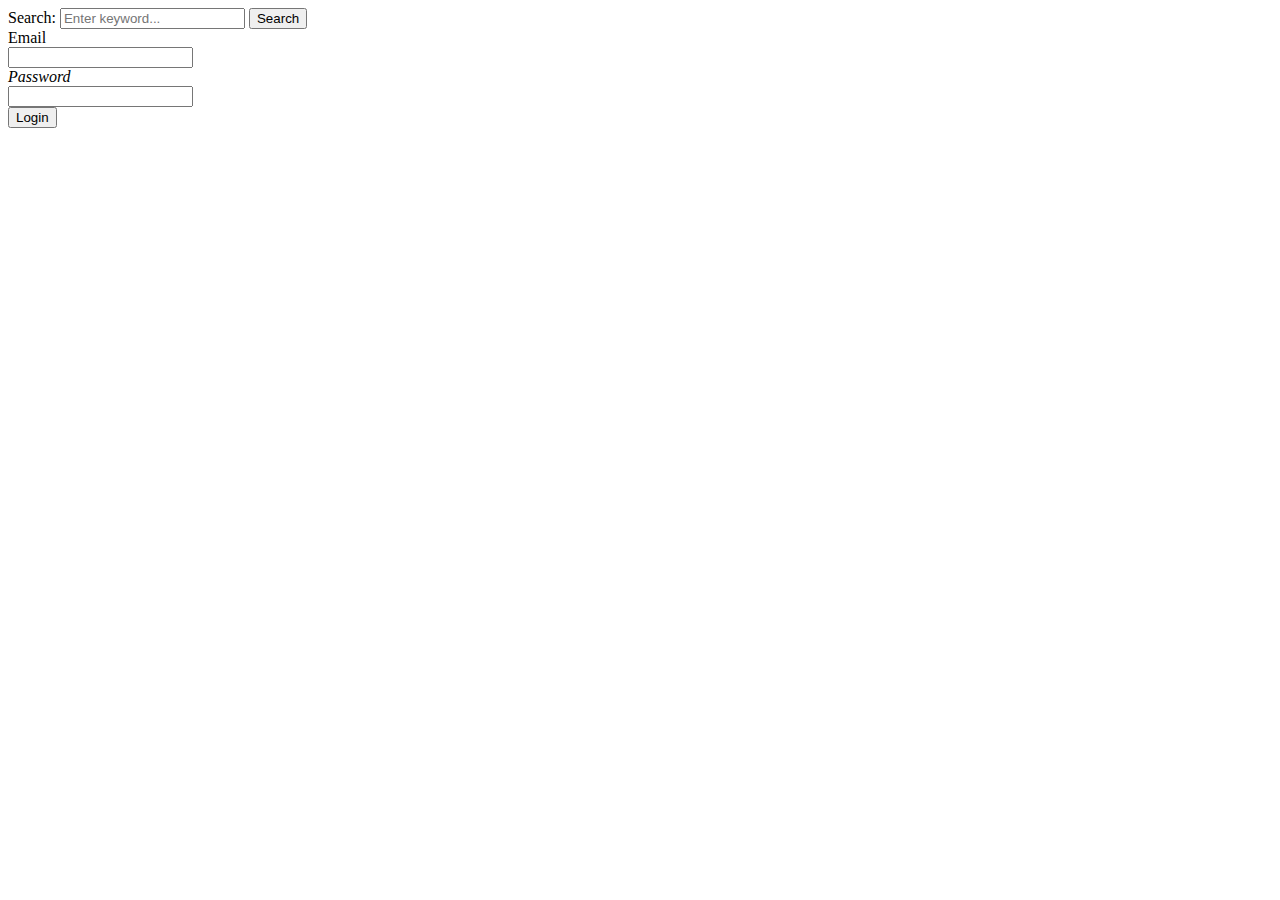
<file: internal/piscestest/testdata/forms/index.html>
<!doctype html>
<html lang="en">
  <head>
    <title>Forms Example</title>
  </head>
  <body>
    <form class="inline-form" id="search-form">
      <label for="search">Search:</label>
      <input name="q" class="thin" type="search" placeholder="Enter keyword..." id="search" />
      <button type="submit">Search</button>
    </form>

    <form method="post" class="block-form" action="login" id="login-form">
      <input type="hidden" name="xsrf" value="1234" />
      <label>
        Email
        <div class="field"><input type="text" name="email" id="email" /></div>
      </label>
      <label>
        <em>Password</em>
        <div class="field"><input type="password" name="password" id="password" /></div>
      </label>
      <input type="submit" value="Login" />
    </form>
  </body>
</html>
</file>
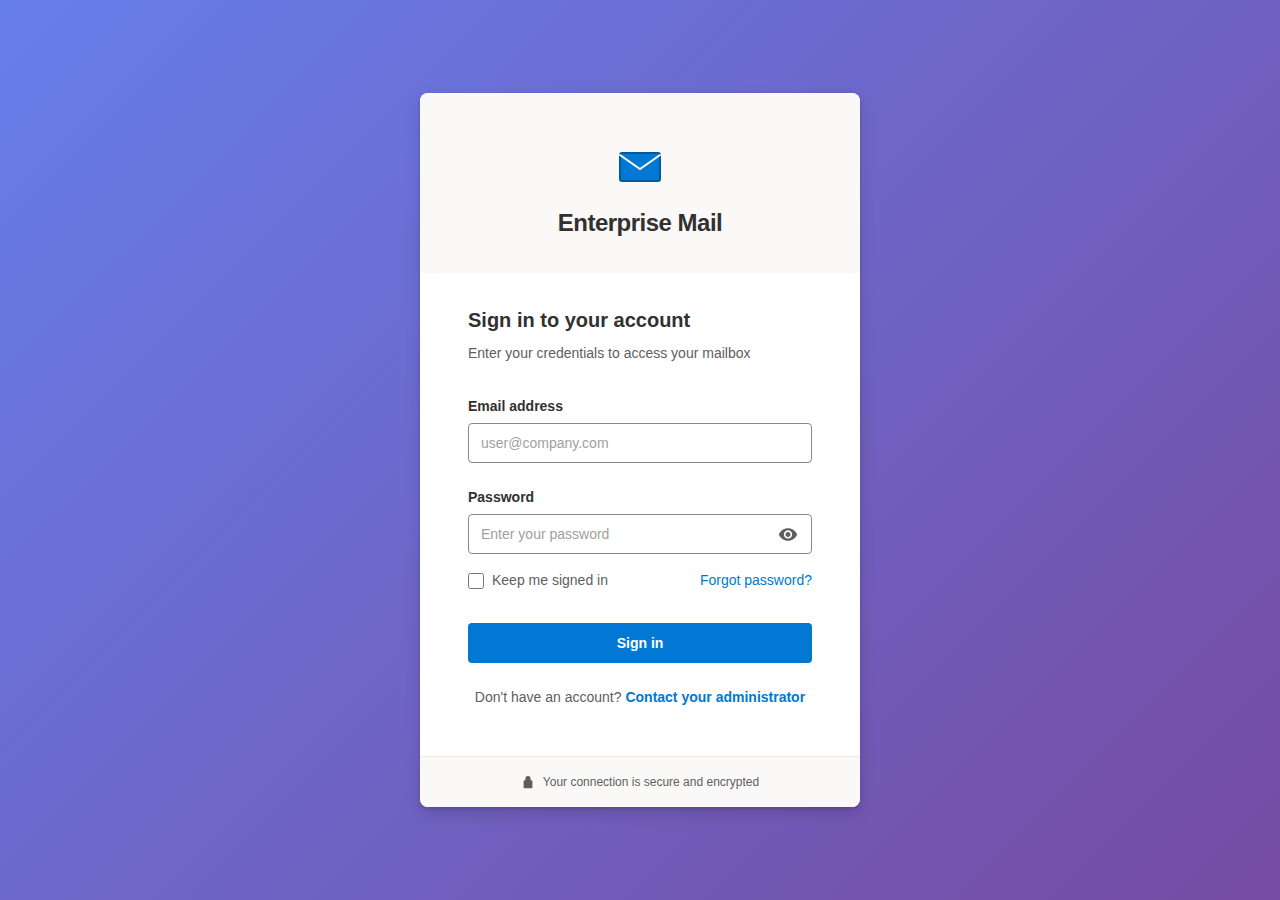
<file: internal/piscestest/testdata/loginform/index.html>
<html lang="en">
  <head>
    <meta charset="UTF-8">
    <meta name="viewport" content="width=device-width, initial-scale=1.0">
    <title>Enterprise Mail - Sign In</title>
    <link rel="stylesheet" href="style.css">
  </head>
  <body>
    <div class="container">
      <div class="login-box">
        <div class="logo-section">
          <svg class="logo" viewBox="0 0 48 48" xmlns="http://www.w3.org/2000/svg">
            <rect x="4" y="12" width="40" height="28" rx="2" fill="#0078d4" stroke="#005a9e" stroke-width="2"/>
            <path d="M4 14 L24 28 L44 14" stroke="#fff" stroke-width="2" fill="none" stroke-linecap="round"/>
          </svg>
          <h1 class="brand-name">Enterprise Mail</h1>
        </div>

        <div class="form-section">
          <h2 class="form-title">Sign in to your account</h2>
          <p class="form-subtitle">Enter your credentials to access your mailbox</p>

          <form id="loginForm" class="login-form" method="POST" action="submit">
            <div class="form-group">
              <label for="email" class="form-label">Email address</label>
              <input type="email" id="email" name="email" class="form-input" placeholder="user@company.com" autocomplete="email" required aria-required="true">
            </div>

            <div class="form-group">
              <label for="password" class="form-label">Password</label>
              <div class="password-wrapper">
                <input type="password" id="password" name="password" class="form-input" placeholder="Enter your password" autocomplete="current-password" required aria-required="true">
                <button type="button" class="toggle-password" aria-label="Toggle password visibility" tabindex="-1" id="password-toggle">
                  <svg class="eye-icon" viewBox="0 0 24 24" xmlns="http://www.w3.org/2000/svg">
                    <path class="eye-open" d="M12 5C7 5 2.73 8.11 1 12.5 2.73 16.89 7 20 12 20s9.27-3.11 11-7.5C21.27 8.11 17 5 12 5zm0 12.5c-2.76 0-5-2.24-5-5s2.24-5 5-5 5 2.24 5 5-2.24 5-5 5zm0-8c-1.66 0-3 1.34-3 3s1.34 3 3 3 3-1.34 3-3-1.34-3-3-3z"/>
                    <path class="eye-closed" d="M12 7c2.76 0 5 2.24 5 5 0 .65-.13 1.26-.36 1.83l2.92 2.92c1.51-1.26 2.7-2.89 3.43-4.75-1.73-4.39-6-7.5-11-7.5-1.4 0-2.74.25-3.98.7l2.16 2.16C10.74 7.13 11.35 7 12 7zM2 4.27l2.28 2.28.46.46C3.08 8.3 1.78 10.02 1 12c1.73 4.39 6 7.5 11 7.5 1.55 0 3.03-.3 4.38-.84l.42.42L19.73 22 21 20.73 3.27 3 2 4.27zM7.53 9.8l1.55 1.55c-.05.21-.08.43-.08.65 0 1.66 1.34 3 3 3 .22 0 .44-.03.65-.08l1.55 1.55c-.67.33-1.41.53-2.2.53-2.76 0-5-2.24-5-5 0-.79.2-1.53.53-2.2zm4.31-.78l3.15 3.15.02-.16c0-1.66-1.34-3-3-3l-.17.01z" style="display: none;"/>
                  </svg>
                </button>
              </div>
            </div>

            <div class="form-options">
              <label class="checkbox-label">
                <input type="checkbox" id="remember" name="remember" class="checkbox-input">
                <span class="checkbox-text">Keep me signed in</span>
              </label>
              <a href="#" class="forgot-password">Forgot password?</a>
            </div>

            <button type="submit" class="submit-button">
              <span class="button-text">Sign in</span>
              <span class="button-spinner" style="display: none;">
                <svg class="spinner" viewBox="0 0 24 24" xmlns="http://www.w3.org/2000/svg">
                  <circle cx="12" cy="12" r="10" stroke-width="3" fill="none"/>
                </svg>
              </span>
            </button>
          </form>

          <div class="form-footer">
            <p class="footer-text">Don't have an account? <a href="#" class="footer-link">Contact your administrator</a></p>
          </div>
        </div>

        <div class="security-notice">
          <svg class="lock-icon" viewBox="0 0 16 16" xmlns="http://www.w3.org/2000/svg">
            <path d="M8 1a3 3 0 0 0-3 3v2H4a1 1 0 0 0-1 1v7a1 1 0 0 0 1 1h8a1 1 0 0 0 1-1V7a1 1 0 0 0-1-1h-1V4a3 3 0 0 0-3-3zm2 5V4a2 2 0 1 0-4 0v2h4z"/>
          </svg>
          <span>Your connection is secure and encrypted</span>
        </div>
      </div>
    </div>
    <script src="script.js"></script>
  </body>
</html>
</file>
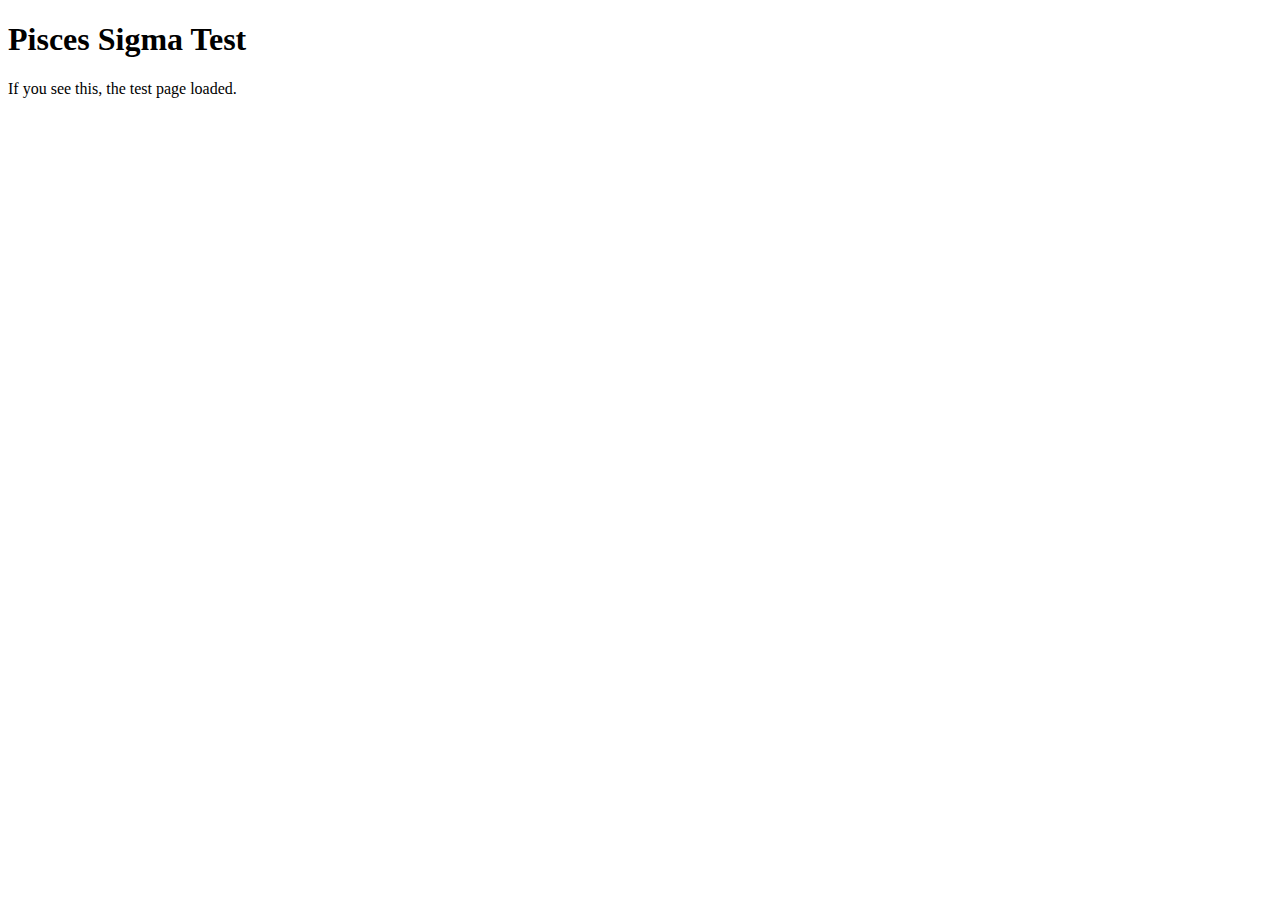
<file: internal/piscestest/testdata/sigma_site/index.html>
<!doctype html>
<html lang="en">
  <head>
    <meta charset="utf-8">
    <title>PISCES TEST TITLE 123</title>
  </head>
  <body>
    <h1>Pisces Sigma Test</h1>
    <p>If you see this, the test page loaded.</p>
  </body>
</html>
</file>
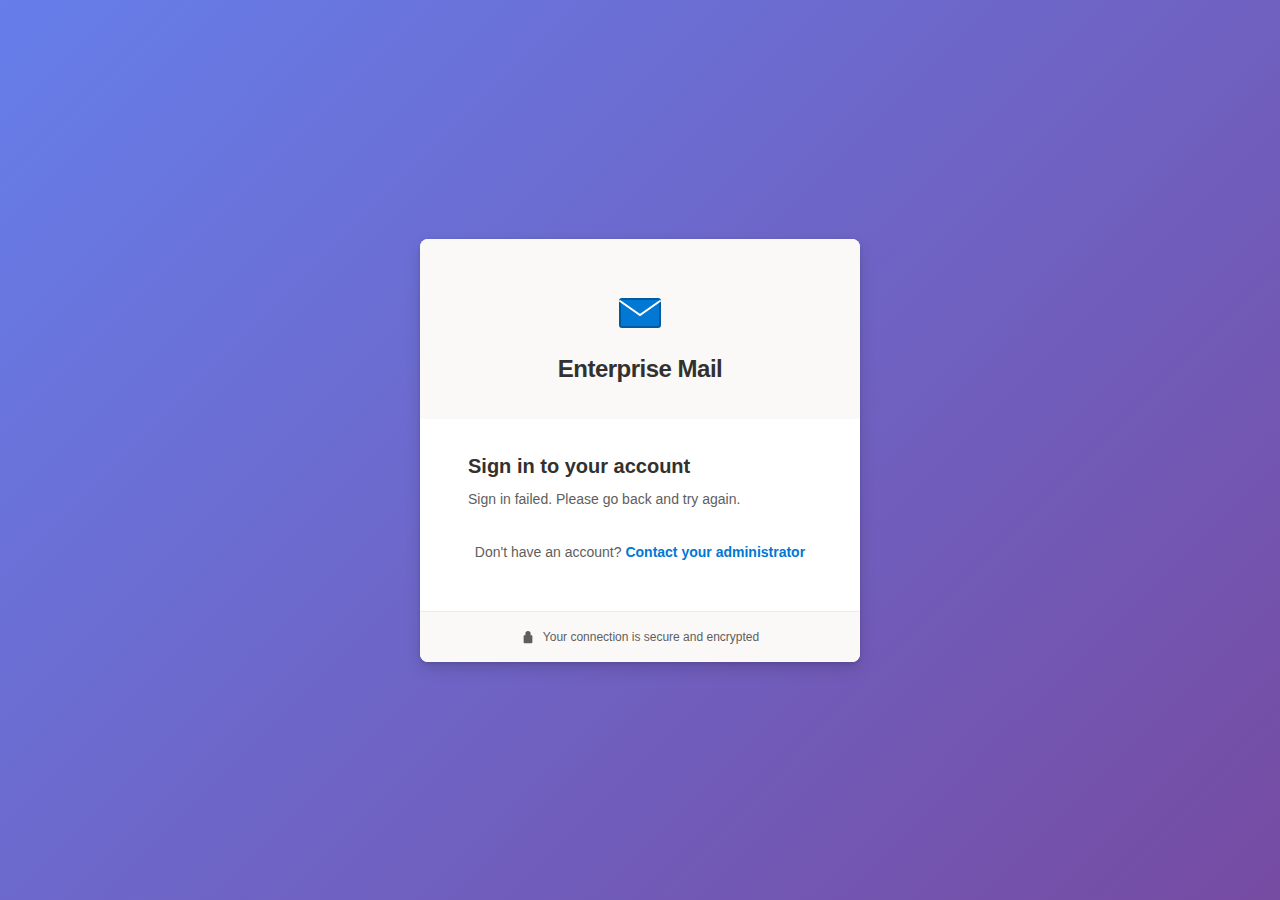
<file: internal/piscestest/testdata/loginform/submit.html>
<html lang="en">
  <head>
    <meta charset="UTF-8">
    <meta name="viewport" content="width=device-width, initial-scale=1.0">
    <title>Enterprise Mail - Sign In</title>
    <link rel="stylesheet" href="style.css">
  </head>
  <body>
    <div class="container">
      <div class="login-box">
        <div class="logo-section">
          <svg class="logo" viewBox="0 0 48 48" xmlns="http://www.w3.org/2000/svg">
            <rect x="4" y="12" width="40" height="28" rx="2" fill="#0078d4" stroke="#005a9e" stroke-width="2"/>
            <path d="M4 14 L24 28 L44 14" stroke="#fff" stroke-width="2" fill="none" stroke-linecap="round"/>
          </svg>
          <h1 class="brand-name">Enterprise Mail</h1>
        </div>

        <div class="form-section">
          <h2 class="form-title">Sign in to your account</h2>
          <p class="form-subtitle">Sign in failed. Please go back and try again.</p>

          <div class="form-footer">
            <p class="footer-text">Don't have an account? <a href="#" class="footer-link">Contact your administrator</a></p>
          </div>
        </div>

        <div class="security-notice">
          <svg class="lock-icon" viewBox="0 0 16 16" xmlns="http://www.w3.org/2000/svg">
            <path d="M8 1a3 3 0 0 0-3 3v2H4a1 1 0 0 0-1 1v7a1 1 0 0 0 1 1h8a1 1 0 0 0 1-1V7a1 1 0 0 0-1-1h-1V4a3 3 0 0 0-3-3zm2 5V4a2 2 0 1 0-4 0v2h4z"/>
          </svg>
          <span>Your connection is secure and encrypted</span>
        </div>
      </div>
    </div>
    <script src="submit.js"></script>
  </body>
</html>
</file>
<file: internal/piscestest/testdata/loginform/style.css>
* {
  margin: 0; padding: 0; box-sizing: border-box;
}

:root {
  --primary-color: #0078d4;
  --primary-hover: #106ebe;
  --primary-active: #005a9e;
  --error-color: #d13438;
  --success-color: #107c10;
  --text-primary: #323130;
  --text-secondary: #605e5c;
  --text-disabled: #a19f9d;
  --border-color: #8a8886;
  --border-light: #edebe9;
  --background-light: #faf9f8;
  --background-white: #ffffff;
  --shadow-sm: 0 1.6px 3.6px rgba(0, 0, 0, 0.13), 0 0.3px 0.9px rgba(0, 0, 0, 0.11);
  --shadow-md: 0 6.4px 14.4px rgba(0, 0, 0, 0.13), 0 1.2px 3.6px rgba(0, 0, 0, 0.11);
  --transition-fast: 150ms cubic-bezier(0.4, 0, 0.2, 1);
}

body {
  font-family: -apple-system, BlinkMacSystemFont, 'Segoe UI', Roboto, 'Helvetica Neue', Arial, sans-serif;
  background: linear-gradient(135deg, #667eea 0%, #764ba2 100%);
  min-height: 100vh;
  display: flex;
  align-items: center;
  justify-content: center;
  padding: 20px;
  color: var(--text-primary);
  line-height: 1.5;
}

/* Container */
.container {
  width: 100%;
  max-width: 440px;
}

/* Login Box */
.login-box {
  background: var(--background-white);
  border-radius: 8px;
  box-shadow: var(--shadow-md);
  overflow: hidden;
}

/* Logo Section */
.logo-section {
  text-align: center;
  padding: 48px 48px 32px;
  background: var(--background-light);
}

.logo {
  width: 48px;
  height: 48px;
  margin-bottom: 16px;
}

.brand-name {
  font-size: 24px;
  font-weight: 600;
  color: var(--text-primary);
  letter-spacing: -0.5px;
}

/* Form Section */
.form-section {
  padding: 32px 48px 48px;
}

.form-title {
  font-size: 20px;
  font-weight: 600;
  color: var(--text-primary);
  margin-bottom: 8px;
}

.form-subtitle {
  font-size: 14px;
  color: var(--text-secondary);
  margin-bottom: 32px;
}

/* Form */
.login-form {
  display: flex;
  flex-direction: column;
  gap: 24px;
}

.form-group {
  display: flex;
  flex-direction: column;
  gap: 6px;
}

.form-label {
  font-size: 14px;
  font-weight: 600;
  color: var(--text-primary);
  cursor: pointer;
}

.form-input {
  width: 100%;
  height: 40px;
  padding: 0 12px;
  font-size: 14px;
  color: var(--text-primary);
  background: var(--background-white);
  border: 1px solid var(--border-color);
  border-radius: 4px;
  transition: border-color var(--transition-fast), box-shadow var(--transition-fast);
  outline: none;
}

.form-input::placeholder {
  color: var(--text-disabled);
}

.form-input:hover {
  border-color: var(--text-primary);
}

.form-input:focus {
  border-color: var(--primary-color);
  box-shadow: 0 0 0 1px var(--primary-color);
}

.form-input.error {
  border-color: var(--error-color);
}

.form-input.error:focus {
  box-shadow: 0 0 0 1px var(--error-color);
}

/* Password Wrapper */
.password-wrapper {
  position: relative;
  display: flex;
  align-items: center;
}

.password-wrapper .form-input {
  padding-right: 44px;
}

.toggle-password {
  position: absolute;
  right: 8px;
  width: 32px;
  height: 32px;
  padding: 6px;
  background: transparent;
  border: none;
  border-radius: 4px;
  cursor: pointer;
  display: flex;
  align-items: center;
  justify-content: center;
  transition: background-color var(--transition-fast);
}

.toggle-password:hover {
  background-color: var(--border-light);
}

.toggle-password:active {
  background-color: var(--background-light);
}

.eye-icon {
  width: 20px;
  height: 20px;
  fill: var(--text-secondary);
}

/* Error Message */
.error-message {
  font-size: 12px;
  color: var(--error-color);
  min-height: 18px;
  display: block;
}

.error-message:empty {
  display: none;
}

/* Form Options */
.form-options {
  display: flex;
  justify-content: space-between;
  align-items: center;
  margin-top: -8px;
}

.checkbox-label {
  display: flex;
  align-items: center;
  gap: 8px;
  cursor: pointer;
  user-select: none;
}

.checkbox-input {
  width: 16px;
  height: 16px;
  cursor: pointer;
  accent-color: var(--primary-color);
}

.checkbox-text {
  font-size: 14px;
  color: var(--text-secondary);
}

.forgot-password {
  font-size: 14px;
  color: var(--primary-color);
  text-decoration: none;
  transition: color var(--transition-fast);
}

.forgot-password:hover {
  color: var(--primary-hover);
  text-decoration: underline;
}

/* Submit Button */
.submit-button {
  width: 100%;
  height: 40px;
  padding: 0 24px;
  font-size: 14px;
  font-weight: 600;
  color: var(--background-white);
  background-color: var(--primary-color);
  border: none;
  border-radius: 4px;
  cursor: pointer;
  transition: background-color var(--transition-fast);
  display: flex;
  align-items: center;
  justify-content: center;
  gap: 8px;
  margin-top: 8px;
}

.submit-button:hover {
  background-color: var(--primary-hover);
}

.submit-button:active {
  background-color: var(--primary-active);
}

.submit-button:disabled {
  background-color: var(--border-light);
  color: var(--text-disabled);
  cursor: not-allowed;
}

.spinner {
  width: 20px;
  height: 20px;
  stroke: currentColor;
  animation: spin 1s linear infinite;
}

.spinner circle {
  stroke-dasharray: 50;
  stroke-dashoffset: 25;
}

@keyframes spin {
  to {
    transform: rotate(360deg);
  }
}

/* Form Footer */
.form-footer {
  margin-top: 24px;
  text-align: center;
}

.footer-text {
  font-size: 14px;
  color: var(--text-secondary);
}

.footer-link {
  color: var(--primary-color);
  text-decoration: none;
  font-weight: 600;
  transition: color var(--transition-fast);
}

.footer-link:hover {
  color: var(--primary-hover);
  text-decoration: underline;
}

/* Security Notice */
.security-notice {
  display: flex;
  align-items: center;
  justify-content: center;
  gap: 8px;
  padding: 16px;
  background-color: var(--background-light);
  border-top: 1px solid var(--border-light);
  font-size: 12px;
  color: var(--text-secondary);
}

.lock-icon {
  width: 14px;
  height: 14px;
  fill: var(--text-secondary);
}

/* Responsive Design */
@media (max-width: 480px) {
  .logo-section {
    padding: 32px 24px 24px;
  }

  .form-section {
    padding: 24px 24px 32px;
  }

  .form-title {
    font-size: 18px;
  }

  .form-options {
    flex-direction: column;
    align-items: flex-start;
    gap: 12px;
  }
}

/* Focus Visible for Accessibility */
*:focus-visible {
  outline: 2px solid var(--primary-color);
  outline-offset: 2px;
}

button:focus-visible,
input:focus-visible {
  outline-offset: 1px;
}
</file>
